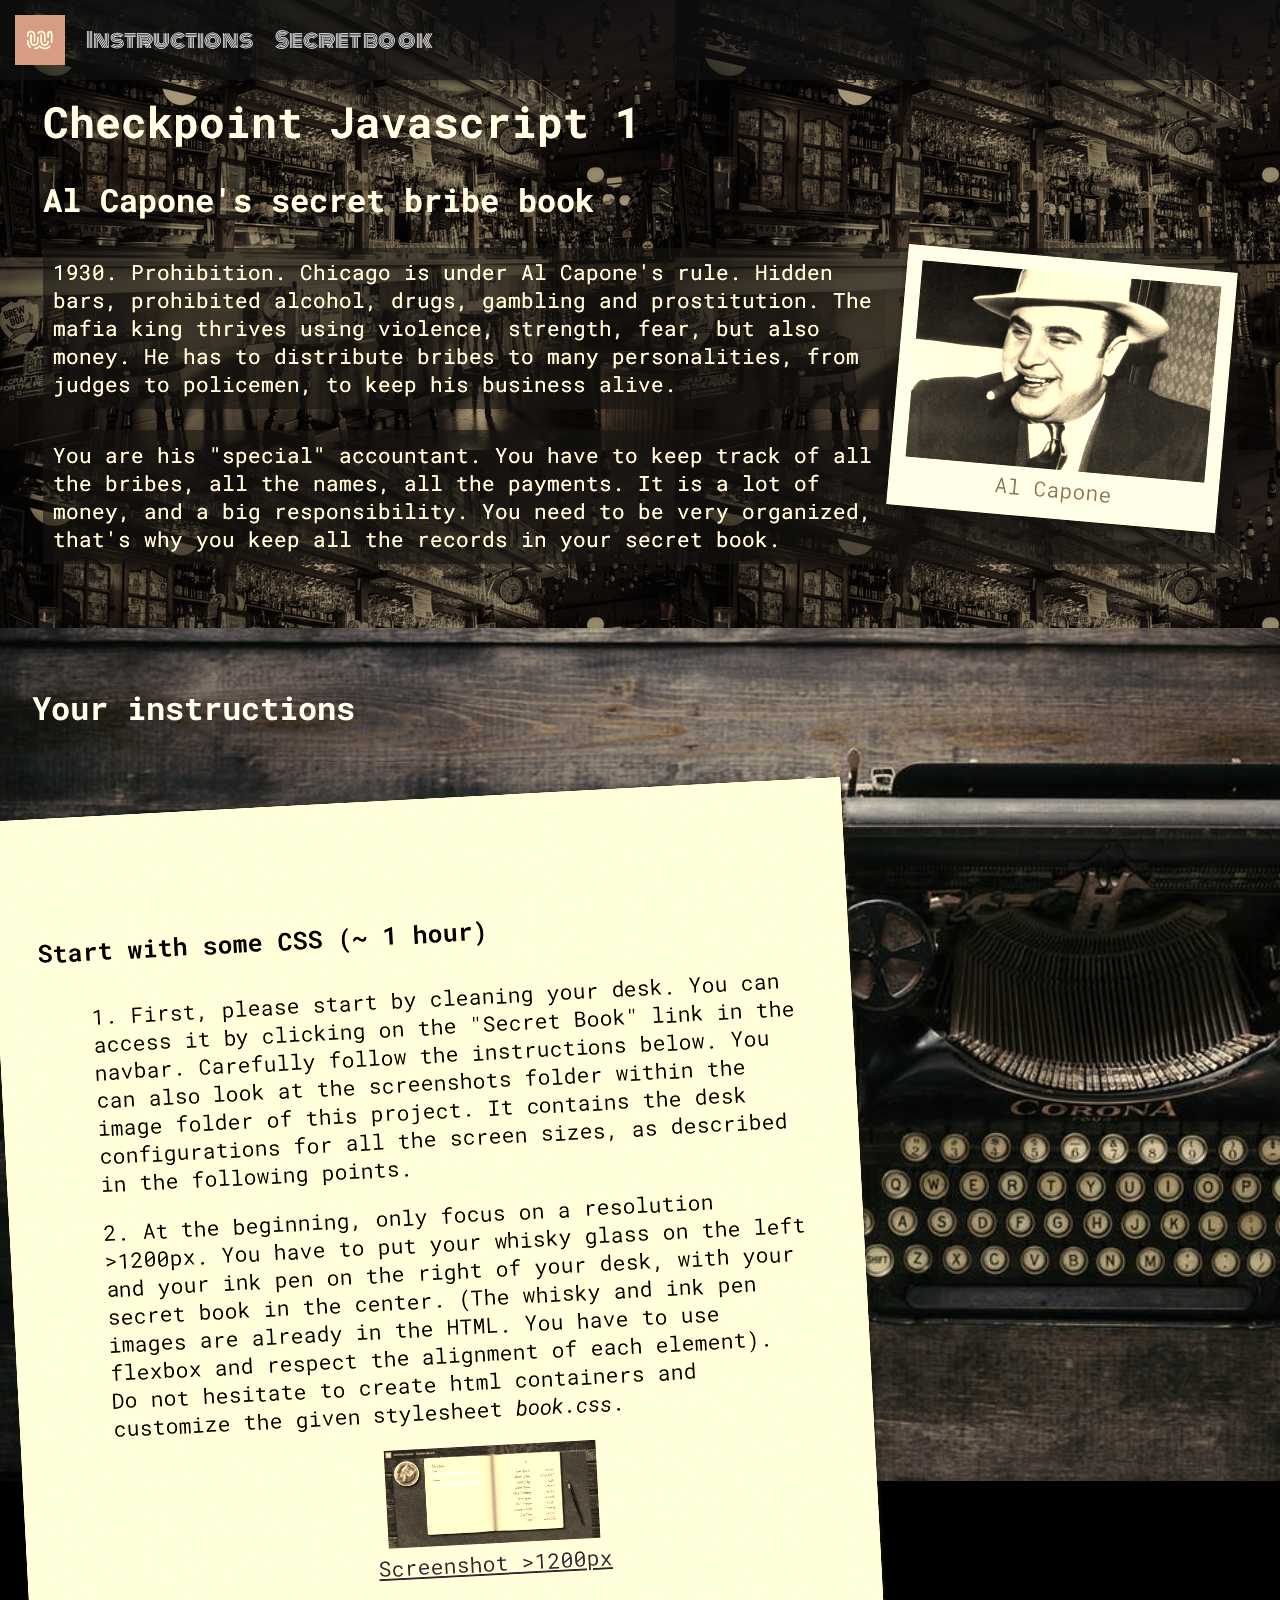
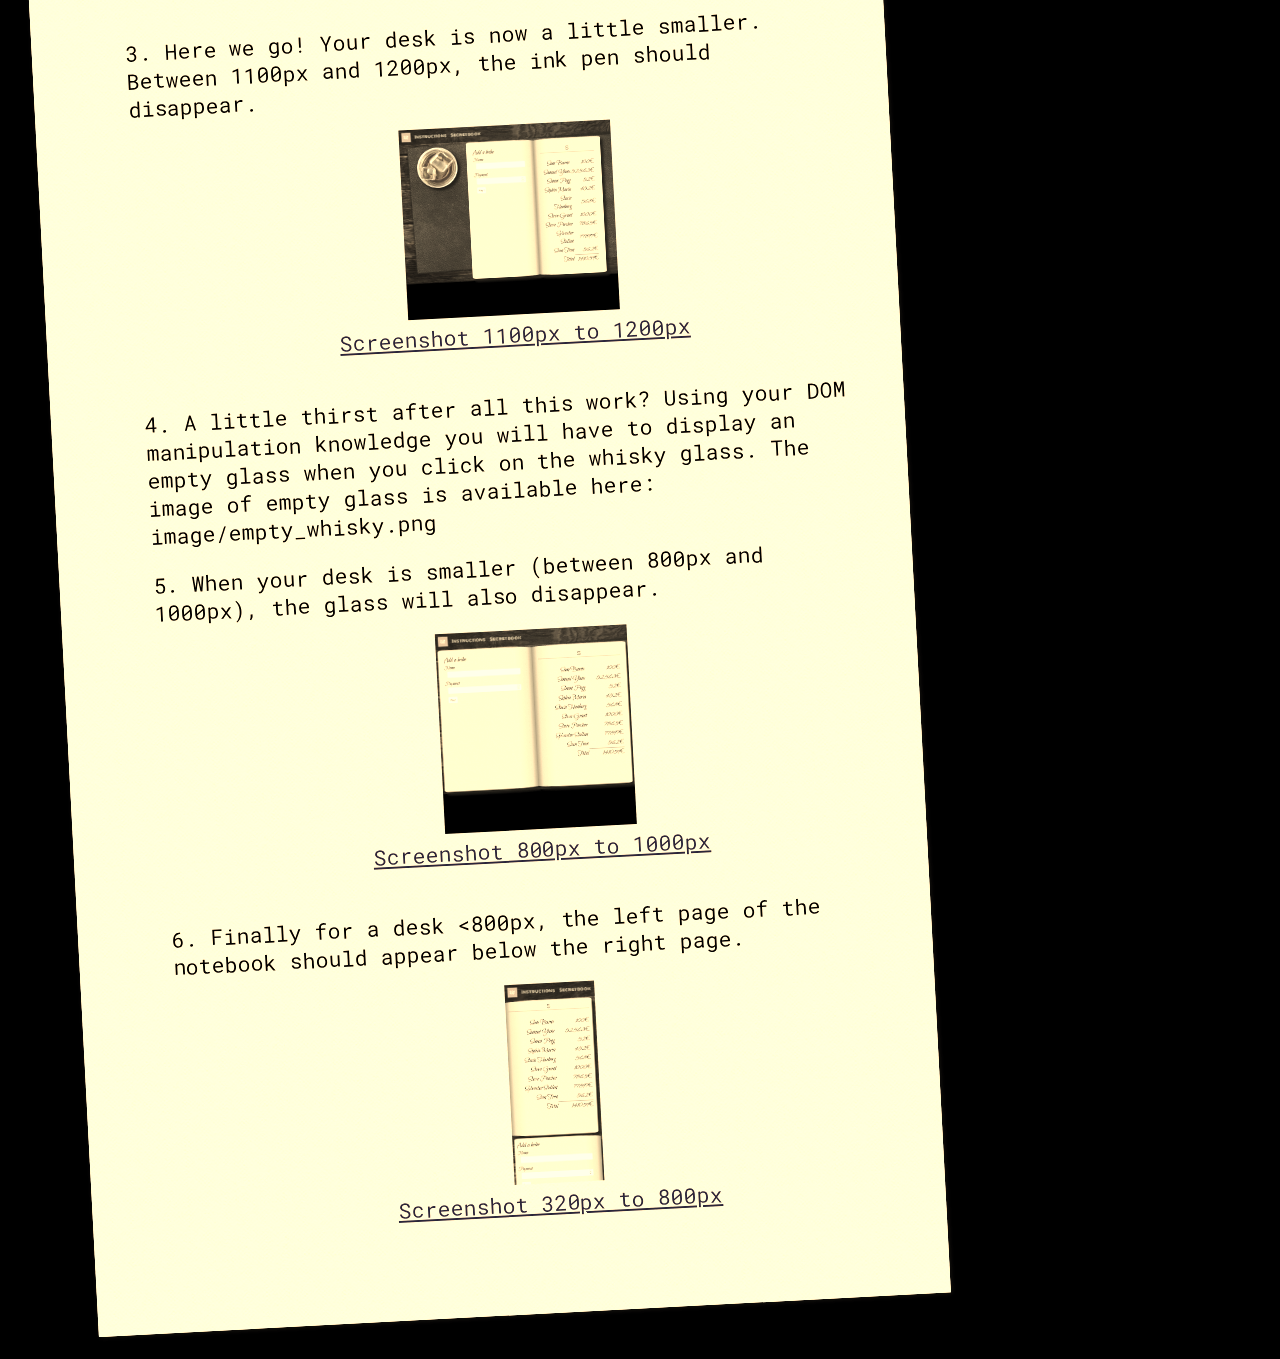
<file: index.html>
<!doctype html>
<html lang="en">

<head>
    <meta charset="UTF-8">
    <meta name="viewport" content="width=device-width, initial-scale=1, shrink-to-fit=no">
    <link rel="stylesheet" href="css/main.css">
    <link rel="stylesheet" href="css/instructions.css">
    <title>Checkpoint Javascript 1</title>
</head>

<body>

    <header>
        <nav class="navbar">
            <img src="image/logo.png" class="logo" alt="logo-wcs" />
            <a href="./index.html">Instructions</a>
            <a href="./book.html">Secret book</a>
        </nav>
    </header>

    <main>
        <section class="context">
            <div>
                <h1>Checkpoint Javascript 1</h1>
                <h2>Al Capone's secret bribe book</h2>
                <figure class="picture">
                    <img src="image/capone.jpg" alt="Al Capone">
                    <figcaption>Al Capone</figcaption>
                </figure>
                <p class="overlay">1930. Prohibition. Chicago is under Al Capone's rule. Hidden bars, prohibited
                    alcohol,
                    drugs, gambling and
                    prostitution.
                    The mafia king thrives using violence, strength, fear, but also money. He has to distribute bribes
                    to many
                    personalities, from judges to policemen, to keep his business alive.</p>
                <p class="overlay">You are his "special" accountant. You have to keep track of all the bribes, all the
                    names,
                    all the payments. It is a lot of money, and a big responsibility. You need to be very organized,
                    that's why
                    you keep all the records in your secret book.</p>
            </div>
        </section>

        <section class="instructions" id="instructions">
            <h2>Your instructions</h2>
            <article>
                <h3>Start with some CSS (~ 1 hour)</h3>
                <ol>
                    <li>First, please start by cleaning your desk. You can access it by clicking on the "Secret Book"
                        link in
                        the navbar.
                        Carefully follow the instructions below. You can also look at the screenshots folder within the
                        image folder of
                        this project. It contains the desk configurations for all the screen sizes, as described in the
                        following points.
                    </li>
                    <li>At the beginning, only focus on a resolution >1200px.
                        You have to put your whisky glass on the left and your ink pen on the right of your desk, with
                        your
                        secret book in the center.
                        (The whisky and ink pen images are already in the HTML. You have to use flexbox and respect
                        the alignment
                        of each element).<br />
                        Do not hesitate to create html containers and customize the given stylesheet <i>book.css</i>.

                        <figure class="thumbnail clean">
                            <img src="image/screenshots/1200_and_more.jpg" alt="largest desk">
                            <figcaption>
                                <a href="image/screenshots/1200_and_more.jpg" target="_blank">Screenshot >1200px</a>
                            </figcaption>
                        </figure>


                    </li>
                    <li>Here we go! Your desk is now a little smaller. Between 1100px and 1200px, the ink pen should
                        disappear.
                        <figure class="thumbnail clean">
                            <img src="image/screenshots/1100-1200.jpg" alt="1100-1200 desk">
                            <figcaption>
                                <a href="image/screenshots/1100-1200.jpg" target="_blank">Screenshot 1100px to
                                    1200px</a>
                            </figcaption>
                        </figure>

                    </li>
                    <li>
                        A little thirst after all this work?
                        Using your DOM manipulation knowledge you will have to display an empty glass when you click
                        on the whisky glass.
                        The image of empty glass is available here: image/empty_whisky.png
                    </li>
                    <li>
                        When your desk is smaller (between 800px and 1000px), the glass will also disappear.
                        <figure class="thumbnail clean">
                            <img src="image/screenshots/800-1000.jpg" alt="800-1000 desk">
                            <figcaption>
                                <a href="image/screenshots/800-1000.jpg" target="_blank">Screenshot 800px to 1000px</a>
                            </figcaption>
                        </figure>

                    </li>
                    <li>
                        Finally for a desk &lt;800px, the left page of the notebook should appear below the right page.
                        <figure class="thumbnail clean">
                            <img src="image/screenshots/320-800.jpg" alt="320-800 desk">
                            <figcaption>
                                <a href="image/screenshots/320-800.jpg" target="_blank">Screenshot 320px to 800px</a>
                            </figcaption>
                        </figure>
                    </li>
                </ol>
            </article>
        </section>
    </main>
</body>

</html>
</file>
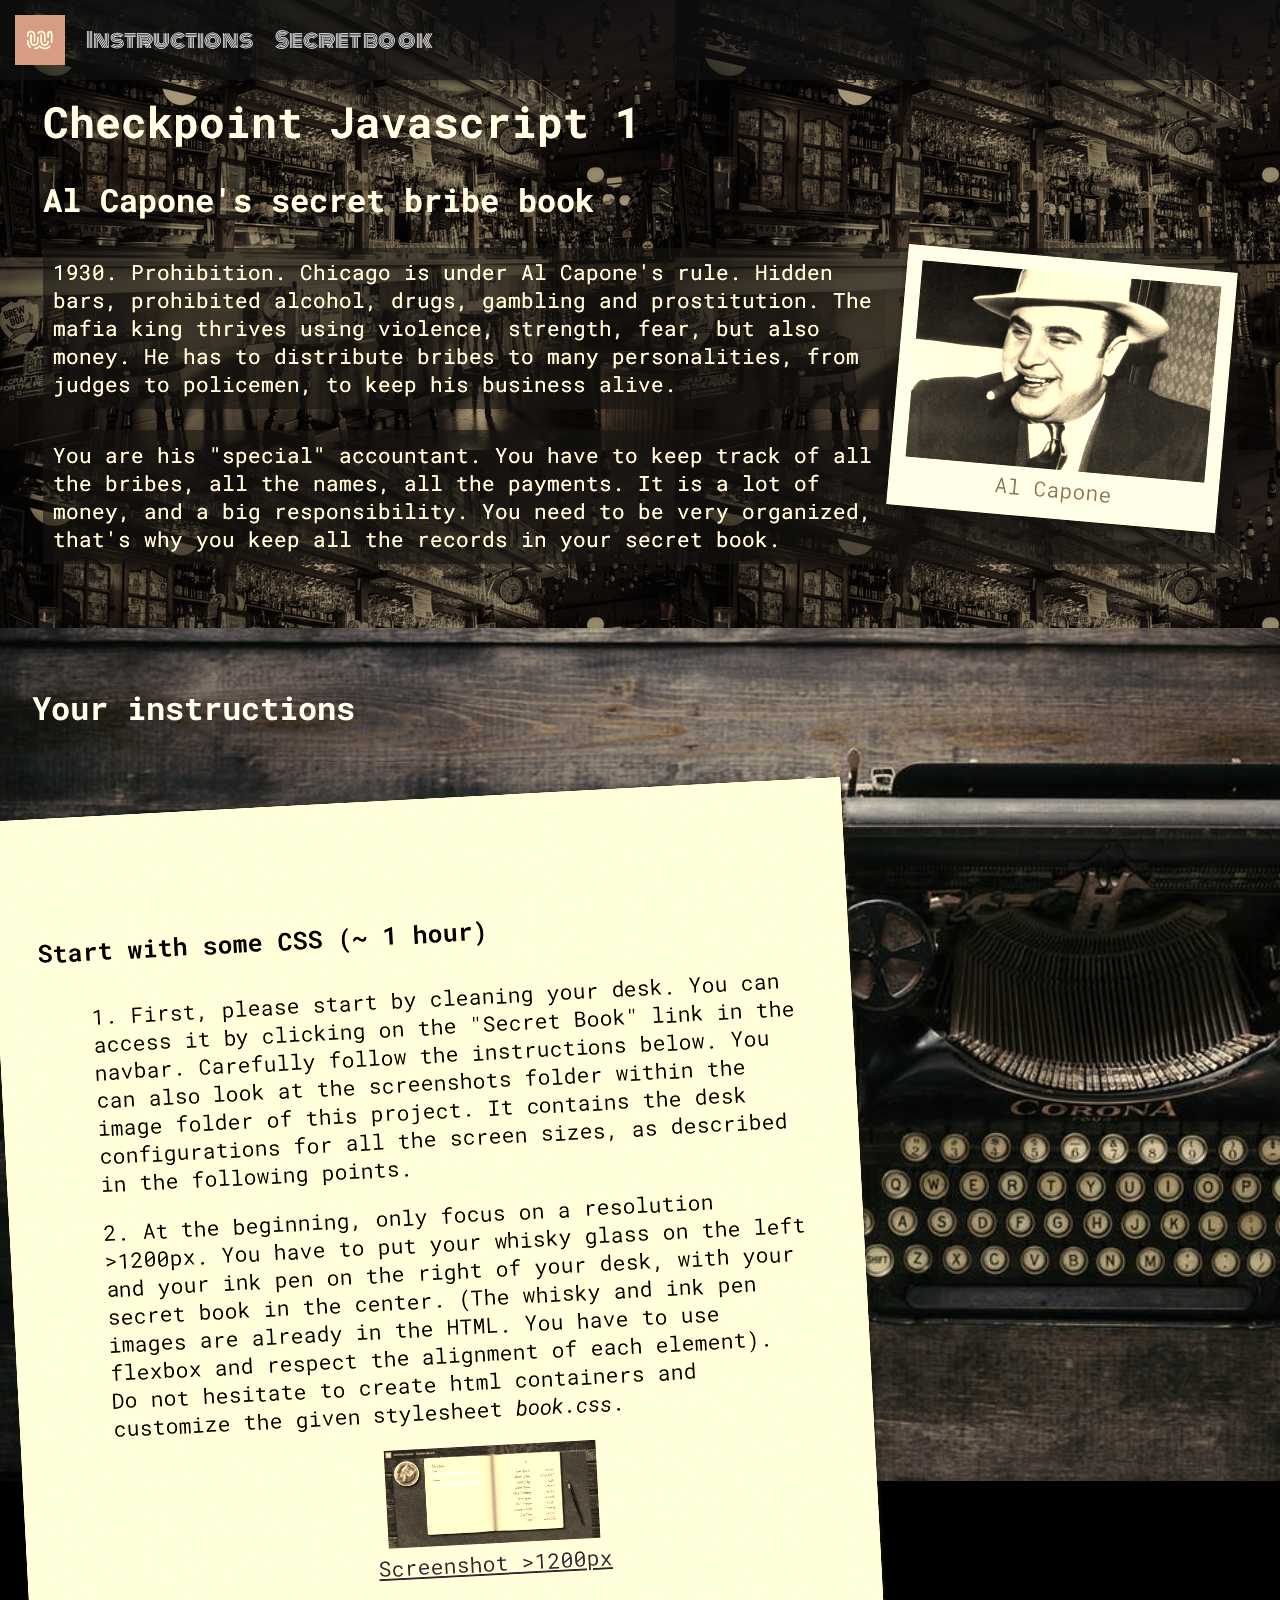
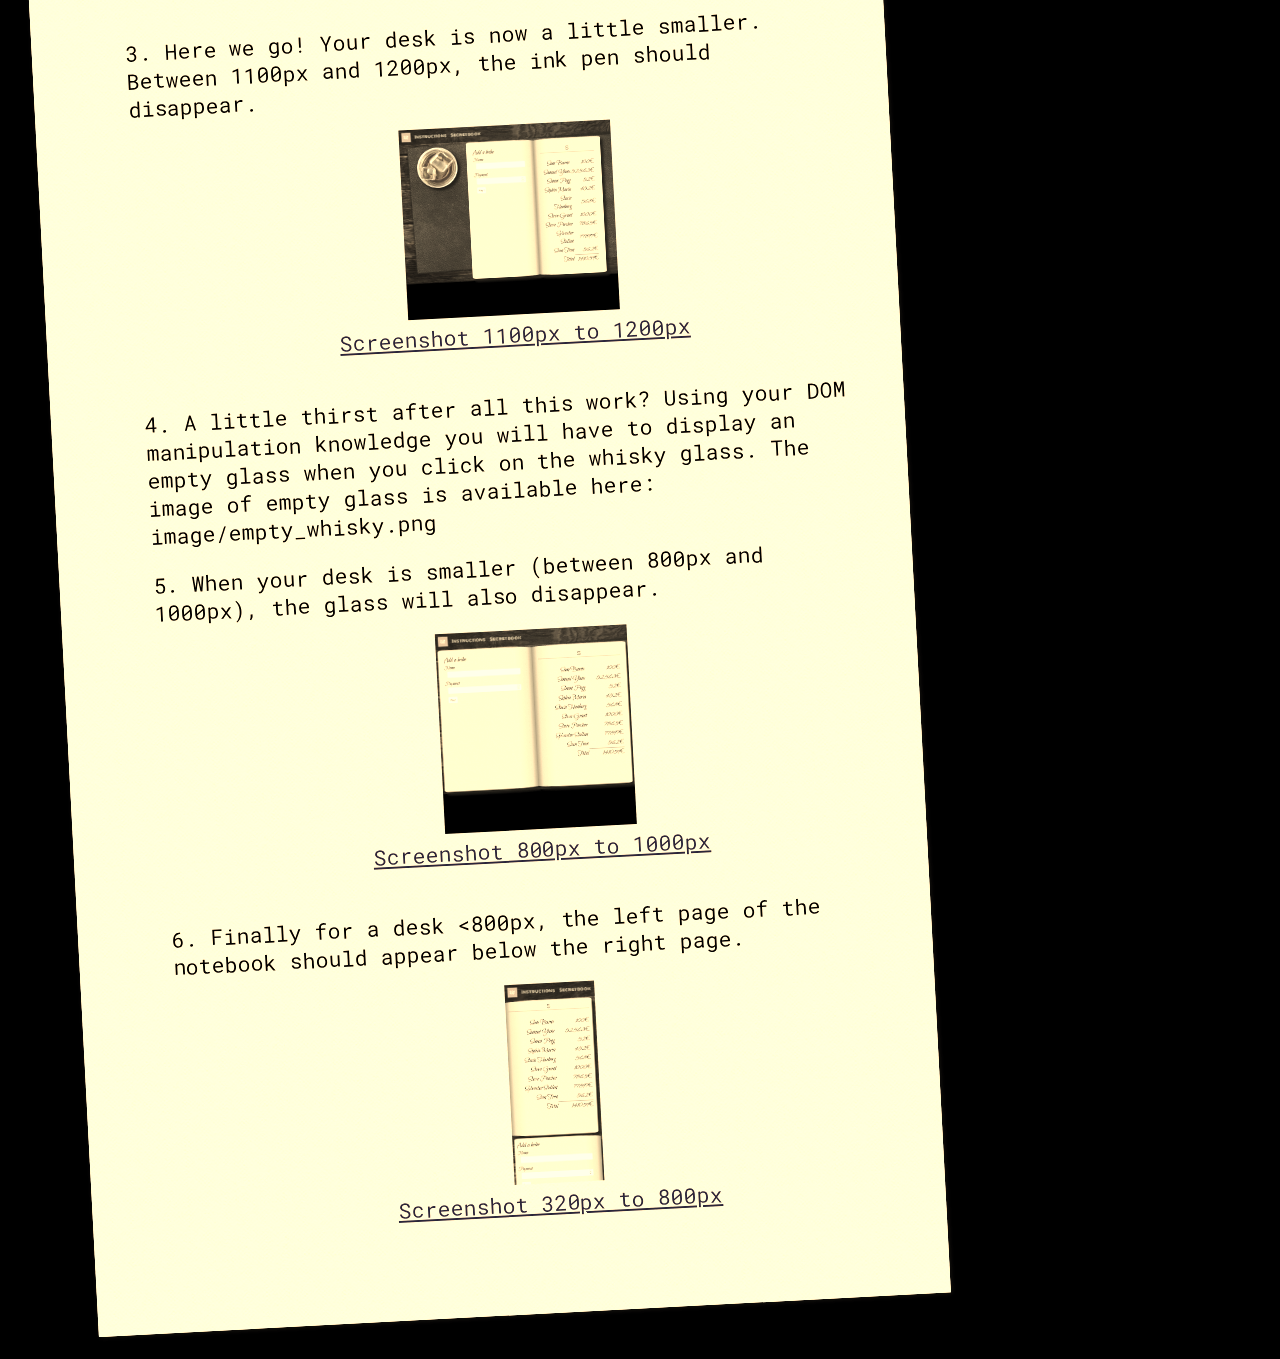
<file: site/index.html>
<!doctype html>
<html lang="en">

<head>
    <meta charset="UTF-8">
    <meta name="viewport" content="width=device-width, initial-scale=1, shrink-to-fit=no">
    <link rel="stylesheet" href="css/main.css">
    <link rel="stylesheet" href="css/instructions.css">
    <title>Checkpoint Javascript 1</title>
</head>

<body>

    <header>
        <nav class="navbar">
            <img src="image/logo.png" class="logo" alt="logo-wcs" />
            <a href="index.html">Instructions</a>
            <a href="book.html">Secret book</a>
        </nav>
    </header>

    <main>
        <section class="context">
            <div>
                <h1>Checkpoint Javascript 1</h1>
                <h2>Al Capone's secret bribe book</h2>
                <figure class="picture">
                    <img src="image/capone.jpg" alt="Al Capone">
                    <figcaption>Al Capone</figcaption>
                </figure>
                <p class="overlay">1930. Prohibition. Chicago is under Al Capone's rule. Hidden bars, prohibited
                    alcohol,
                    drugs, gambling and
                    prostitution.
                    The mafia king thrives using violence, strength, fear, but also money. He has to distribute bribes
                    to many
                    personalities, from judges to policemen, to keep his business alive.</p>
                <p class="overlay">You are his "special" accountant. You have to keep track of all the bribes, all the
                    names,
                    all the payments. It is a lot of money, and a big responsibility. You need to be very organized,
                    that's why
                    you keep all the records in your secret book.</p>
            </div>
        </section>

        <section class="instructions" id="instructions">
            <h2>Your instructions</h2>
            <article>
                <h3>Start with some CSS (~ 1 hour)</h3>
                <ol>
                    <li>First, please start by cleaning your desk. You can access it by clicking on the "Secret Book"
                        link in
                        the navbar.
                        Carefully follow the instructions below. You can also look at the screenshots folder within the
                        image folder of
                        this project. It contains the desk configurations for all the screen sizes, as described in the
                        following points.
                    </li>
                    <li>At the beginning, only focus on a resolution >1200px.
                        You have to put your whisky glass on the left and your ink pen on the right of your desk, with
                        your
                        secret book in the center.
                        (The whisky and ink pen images are already in the HTML. You have to use flexbox and respect
                        the alignment
                        of each element).<br />
                        Do not hesitate to create html containers and customize the given stylesheet <i>book.css</i>.

                        <figure class="thumbnail clean">
                            <img src="image/screenshots/1200_and_more.jpg" alt="largest desk">
                            <figcaption>
                                <a href="image/screenshots/1200_and_more.jpg" target="_blank">Screenshot >1200px</a>
                            </figcaption>
                        </figure>


                    </li>
                    <li>Here we go! Your desk is now a little smaller. Between 1100px and 1200px, the ink pen should
                        disappear.
                        <figure class="thumbnail clean">
                            <img src="image/screenshots/1100-1200.jpg" alt="1100-1200 desk">
                            <figcaption>
                                <a href="image/screenshots/1100-1200.jpg" target="_blank">Screenshot 1100px to
                                    1200px</a>
                            </figcaption>
                        </figure>

                    </li>
                    <li>
                        A little thirst after all this work?
                        Using your DOM manipulation knowledge you will have to display an empty glass when you click
                        on the whisky glass.
                        The image of empty glass is available here: image/empty_whisky.png
                    </li>
                    <li>
                        When your desk is smaller (between 800px and 1000px), the glass will also disappear.
                        <figure class="thumbnail clean">
                            <img src="image/screenshots/800-1000.jpg" alt="800-1000 desk">
                            <figcaption>
                                <a href="image/screenshots/800-1000.jpg" target="_blank">Screenshot 800px to 1000px</a>
                            </figcaption>
                        </figure>

                    </li>
                    <li>
                        Finally for a desk &lt;800px, the left page of the notebook should appear below the right page.
                        <figure class="thumbnail clean">
                            <img src="image/screenshots/320-800.jpg" alt="320-800 desk">
                            <figcaption>
                                <a href="image/screenshots/320-800.jpg" target="_blank">Screenshot 320px to 800px</a>
                            </figcaption>
                        </figure>
                    </li>
                </ol>
            </article>
        </section>
    </main>
</body>

</html>
</file>
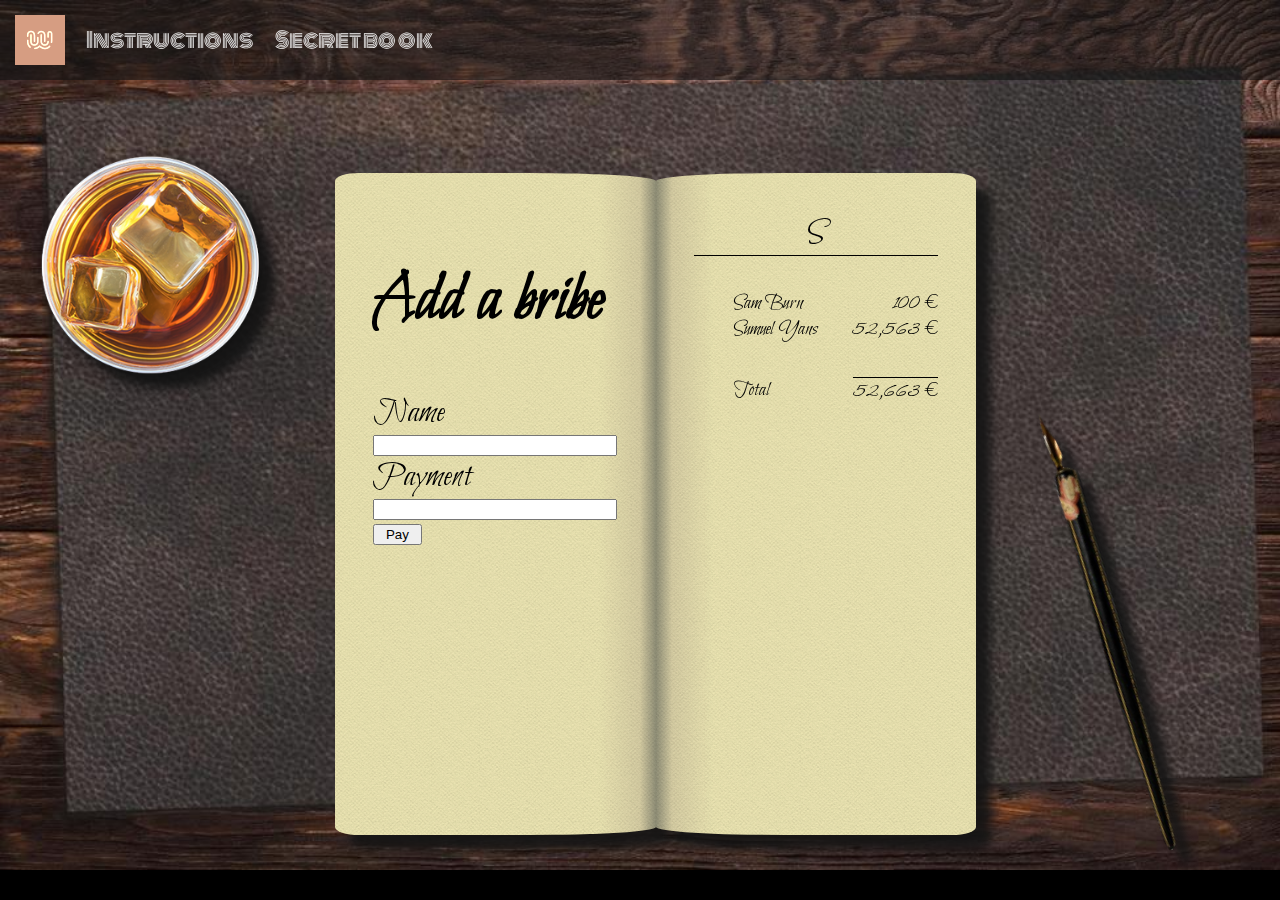
<file: book.html>
<!doctype html>
<html lang="en">

<head>
    <meta charset="UTF-8">
    <meta name="viewport" content="width=device-width, initial-scale=1, shrink-to-fit=no">
    <link rel="stylesheet" href="css/main.css">
    <link rel="stylesheet" href="css/book.css">
    <title>Checkpoint Javascript 1</title>
</head>

<body>

    <header>
        <nav class="navbar">
            <img src="image/logo.png" class="logo" alt="logo-wcs" />
            <a href="index.html">Instructions</a>
            <a href="book.html">Secret book</a>
        </nav>
    </header>

    <main class="container">

        <section class="desktop">
            <div class="wrapper">
            <img  id="whisky" src="image/whisky.png" alt="a whisky glass" class="whisky" onClick="justOneFinger()"/>

            <div class="pages">
                <div class="page leftpage">
                    <h1>Add a bribe</h1>
                    <form id="myForm">
                    <label for="name">Name</label>
                    <input type="text" name="name" id="name" required/> 
                    <label for="payment">Payment</label>
                    <input type="number" name="payment" id="payment" required/> 
                    <button type="submit">Pay</button>
                    </form>
                    <!-- TODO : Form -->
                </div>

                <div class="page rightpage">
                    <!-- TODO : Display bribes and total payment -->
                    <div class="sold">S</div>
                    <div class="addition">
                        <ul id="fellowList">
                           
                        </ul>
                        <ul id="soldList">
                            
                        </ul>
                            
                        </ul>
                    </div>
                </div>
            </div>
            <img src="image/inkpen.png" alt="an ink pen" class="inkpen" />
            </div>
            </section>
        </section>
    </main>
    <script src="./index.js"></script>
</body>

</html>
</file>
<file: css/main.css>
@import url('https://fonts.googleapis.com/css?family=Monoton|Roboto+Mono&display=swap');

:root {
    --dark: rgba(18, 18, 18, 0.62);
    --light: #f5f5f5;
    --shadow: rgba(20, 20, 20, 0.9);
    --paper: #e6dfad;
    --paper-dark: #c7c196;
    --error: indianred;
    scroll-behavior: smooth;

}

body {
    margin:0;
    box-sizing: border-box;
    font-size: 16pt;
    font-family: 'Roboto Mono', monospace;
    background-color: black;
}

.overlay {
    background-color: var(--dark);
    padding: 0.5em;
}

ul.error {
    background-color: var(--error);
    padding: 1em;
}

ul.error:empty {
    display: none;
}
.navbar {
    background-color: var(--dark);
    padding: 15px;
    color: var(--light);
    font-family: 'Monoton', cursive;
    display: flex;
    align-items: center;
    position:fixed;
    z-index: 2;
    width: 100vw;
}

.navbar a {
    color: var(--light);
    text-decoration: none;
    padding-left: 1em;
}

.navbar a:hover {
    text-shadow: 1px 1px 1px var(--light);
}

.navbar .logo {
    width: 50px;
    filter:sepia(70%);
}

code {
    background-color: var(--dark);
    color: var(--light);
    padding:1px;
    font-style: italic;
    border-radius: 2px;
}

h3 {
    margin-top:3em;
}
</file>
<file: css/instructions.css>
.context {
    background-color: var(--dark);
    background-image: url("../image/bar.jpeg");
    filter: sepia(80%);
    padding: 2em;
    padding-top: 3em;
    color:var(--light);
    background-blend-mode: soft-light;
}

.picture {
    background-color: var(--light);
    padding: 15px;
    transform: rotate(5deg);
    object-fit: cover;
    width: 300px;
    margin:0.5em;
    float: right;
    text-align: center;
    box-shadow: 1px 1px 5px var(--shadow);
}

.picture img {
    width: 100%;
}

.picture figcaption {
    color: var(--dark);
}

.instructions {
    display: flex;
    background-color: black;
    background-image: url("../image/typewriter.jpeg");
    background-size: contain;
    background-repeat: no-repeat;
    flex-direction: column;
    width: 100%;
    filter:sepia(40%);
    font-size: 16pt;
}

.instructions h2 {
    padding-top: 1em;
    padding-left: 1em;
    color: var(--light);
}

.instructions article {
    padding:2em;
    margin:2em;
    background-color: white;
    background-image: url("../image/paper.png");
    background-blend-mode: multiply;
    width: 60%;
    transform: rotateZ(-3deg);
    filter:sepia(80%);
    min-height: 800px;
    box-shadow: 1px 1px 5px var(--shadow);
    counter-set: instructions;
}

.instructions ol {
    list-style-type: none;
}
.instructions li {
    counter-increment: instructions;
    padding: 0.5em;
}

.instructions li::before {
    content: counter(instructions) '. ';
}

.instructions li:hover {
    background-color: var(--paper-dark);
}

.instructions article.bonus {
    position: absolute;
    z-index: -1;
    top:150px;
    left: 20px;
    transform: rotateZ(2deg);
}

.seeBonus, .closeBonus {
    position: absolute;
    top:1em;
    right: 1em;
    text-decoration: none;
}

.closeBonus {
    display: none;
}

.instructions article.bonus:target {
    animation: pageSlide 1s;
    animation-fill-mode: forwards;
}

.instructions article.bonus:target .seeBonus {
    display: none;
}
.instructions article.bonus:target .closeBonus {
    display: block;
}



@keyframes pageSlide {
    50% {
        left:calc(20px + 60%);
    }

    100% {
        z-index: 1;
        left: 20px;
    }
}


.thumbnail {
    width: 100%;
    padding: 1em;
    margin: 0;
    text-align: center;
}

.thumbnail img {
    width: 30%;
    max-height: 200px;
    object-fit: contain;
}



.ness {
    margin-top:2em;
}
</file>
<file: site/css/main.css>
@import url('https://fonts.googleapis.com/css?family=Monoton|Roboto+Mono&display=swap');

:root {
    --dark: rgba(18, 18, 18, 0.62);
    --light: #f5f5f5;
    --shadow: rgba(20, 20, 20, 0.9);
    --paper: #e6dfad;
    --paper-dark: #c7c196;
    --error: indianred;
    scroll-behavior: smooth;

}

body {
    margin:0;
    box-sizing: border-box;
    font-size: 16pt;
    font-family: 'Roboto Mono', monospace;
    background-color: black;
}

.overlay {
    background-color: var(--dark);
    padding: 0.5em;
}

ul.error {
    background-color: var(--error);
    padding: 1em;
}

ul.error:empty {
    display: none;
}
.navbar {
    background-color: var(--dark);
    padding: 15px;
    color: var(--light);
    font-family: 'Monoton', cursive;
    display: flex;
    align-items: center;
    position:fixed;
    z-index: 2;
    width: 100vw;
}

.navbar a {
    color: var(--light);
    text-decoration: none;
    padding-left: 1em;
}

.navbar a:hover {
    text-shadow: 1px 1px 1px var(--light);
}

.navbar .logo {
    width: 50px;
    filter:sepia(70%);
}

code {
    background-color: var(--dark);
    color: var(--light);
    padding:1px;
    font-style: italic;
    border-radius: 2px;
}

h3 {
    margin-top:3em;
}
</file>
<file: site/css/instructions.css>
.context {
    background-color: var(--dark);
    background-image: url("../image/bar.jpeg");
    filter: sepia(80%);
    padding: 2em;
    padding-top: 3em;
    color:var(--light);
    background-blend-mode: soft-light;
}

.picture {
    background-color: var(--light);
    padding: 15px;
    transform: rotate(5deg);
    object-fit: cover;
    width: 300px;
    margin:0.5em;
    float: right;
    text-align: center;
    box-shadow: 1px 1px 5px var(--shadow);
}

.picture img {
    width: 100%;
}

.picture figcaption {
    color: var(--dark);
}

.instructions {
    display: flex;
    background-color: black;
    background-image: url("../image/typewriter.jpeg");
    background-size: contain;
    background-repeat: no-repeat;
    flex-direction: column;
    width: 100%;
    filter:sepia(40%);
    font-size: 16pt;
}

.instructions h2 {
    padding-top: 1em;
    padding-left: 1em;
    color: var(--light);
}

.instructions article {
    padding:2em;
    margin:2em;
    background-color: white;
    background-image: url("../image/paper.png");
    background-blend-mode: multiply;
    width: 60%;
    transform: rotateZ(-3deg);
    filter:sepia(80%);
    min-height: 800px;
    box-shadow: 1px 1px 5px var(--shadow);
    counter-set: instructions;
}

.instructions ol {
    list-style-type: none;
}
.instructions li {
    counter-increment: instructions;
    padding: 0.5em;
}

.instructions li::before {
    content: counter(instructions) '. ';
}

.instructions li:hover {
    background-color: var(--paper-dark);
}

.instructions article.bonus {
    position: absolute;
    z-index: -1;
    top:150px;
    left: 20px;
    transform: rotateZ(2deg);
}

.seeBonus, .closeBonus {
    position: absolute;
    top:1em;
    right: 1em;
    text-decoration: none;
}

.closeBonus {
    display: none;
}

.instructions article.bonus:target {
    animation: pageSlide 1s;
    animation-fill-mode: forwards;
}

.instructions article.bonus:target .seeBonus {
    display: none;
}
.instructions article.bonus:target .closeBonus {
    display: block;
}



@keyframes pageSlide {
    50% {
        left:calc(20px + 60%);
    }

    100% {
        z-index: 1;
        left: 20px;
    }
}


.thumbnail {
    width: 100%;
    padding: 1em;
    margin: 0;
    text-align: center;
}

.thumbnail img {
    width: 30%;
    max-height: 200px;
    object-fit: contain;
}



.ness {
    margin-top:2em;
}
</file>
<file: css/book.css>
@import url('https://fonts.googleapis.com/css?family=Bilbo+Swash+Caps&display=swap');

body {
    background-image: url('../image/background.jpeg');
    background-repeat: no-repeat;
    background-size: cover;
}

main {
    padding-top: 4em;
    font-size: 26pt;
    font-family: 'Bilbo Swash Caps', cursive;
}

.whisky, .empty-whisky, .inkpen, .page {
    filter: drop-shadow(15px 15px 5px var(--shadow));
}

.wrapper{
    display:flex;
}

.whisky{
    display:flex;
    align-self:flex-start;
}

.inkpen{
    display:flex;
    align-self:flex-end;
}

.pages {
    display: flex;
    width: auto;
    flex-basis : 65%;
    margin:1em;
}

.page {
    height:65vh;
    padding: 3vw;
    width: 50%;
    background-blend-mode: multiply;
}

.leftpage {
    background: url('../image/paper.png'), linear-gradient(270deg, rgba(157,158,137,1) 0%, rgba(233,226,187,1) 5%, rgba(255,251,203,1) 18%);
    border-radius: 24px 40% 40% 24px/8px 8px 8px 8px;
}

.rightpage {
    background: url('../image/paper.png'), linear-gradient(90deg, rgba(157,158,137,1) 0%, rgba(233,226,187,1) 5%, rgba(255,251,203,1) 18%);
    border-radius:  40% 24px 24px 40%/8px 8px 8px 8px;
    overflow: auto;
}

.sold{
text-align:center;
border-bottom:1px solid #000;
}

.soldTotal{
    border-top:solid 1px #000;
}

li {
    list-style-type: none;
    display:flex;
    justify-content:space-between;
    font-size:0.6em;
}

form{
    display:flex;
    flex-direction:column;
}

button{
    width:20%;
    margin-top:2%;
}


/* RESPONSIVE */
/* Desktop 1100 & 1200 */

@media screen and (max-width: 1200px) {
    .inkpen {
      display:none;
    }
  }

  @media screen and (max-width: 1000px) {
    .whisky {
      display:none;
    }

    .pages {
        flex-basis:100%;
    }
  }

  @media screen and (max-width: 800px) {
    .pages {
      flex-direction:column-reverse;
    }

    .rightpage, .leftpage{
        width:95%;
        margin-bottom:5%;
    }

    li{
        font-size:0.6em;
    }

    .navbar{
        flex-direction: column;
    }

    .navbar a{
        padding:0;
        margin-top:2%;
    }

    .logo{
        display:none;
    }
  }
</file>
